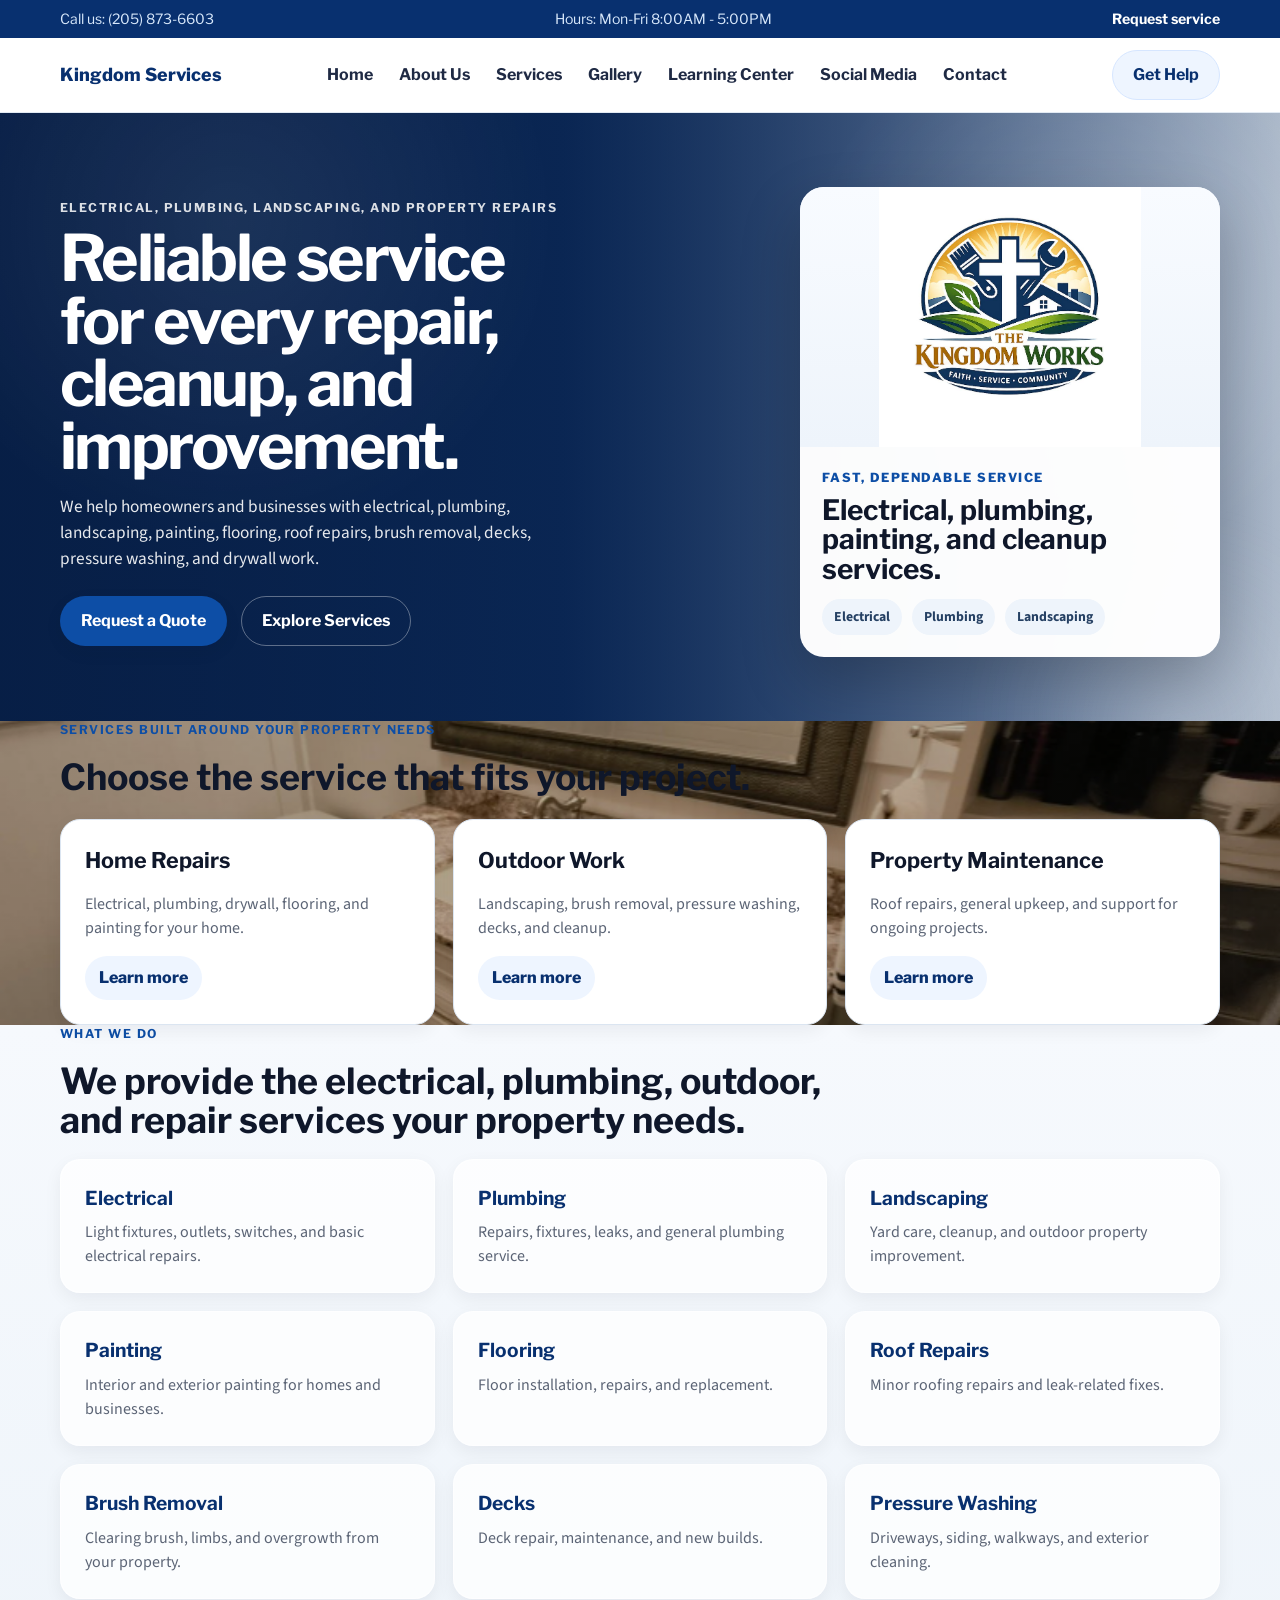
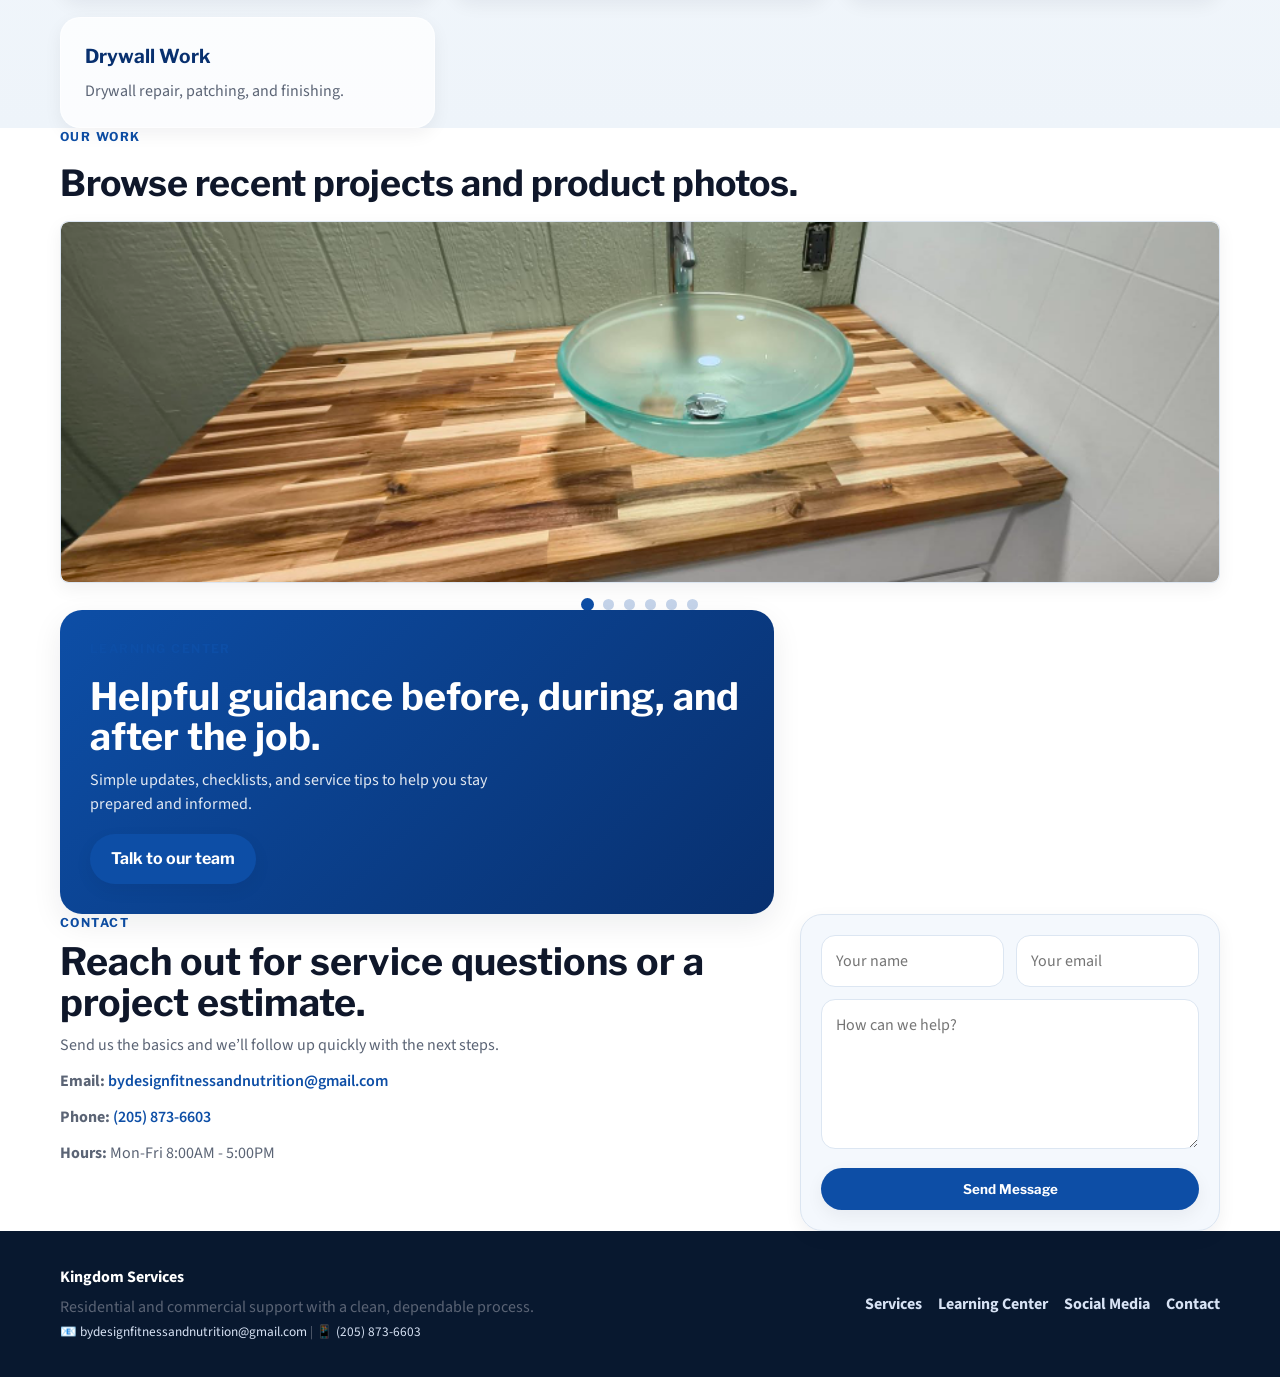
<file: index.html>
<!DOCTYPE html>
<html lang="en">
<head>
    <meta charset="UTF-8">
    <meta name="viewport" content="width=device-width, initial-scale=1.0">
    <meta name="description" content="Kingdom Services - Professional services you can trust">
    <title>Kingdom Services | Professional Services</title>
    <link rel="icon" href="favicon.svg" type="image/svg+xml">
    <link rel="icon" href="Kingdom%20Services.png" type="image/png">
    <link rel="apple-touch-icon" href="Kingdom%20Services.png">
    <link rel="stylesheet" href="styles.css">
</head>
<body>
    <div class="topbar">
        <div class="container topbar-inner">
            <span>Call us: (205) 873-6603</span>
            <span>Hours: Mon-Fri 8:00AM - 5:00PM</span>
            <a href="#contact">Request service</a>
        </div>
    </div>

    <nav class="navbar">
        <div class="container nav-inner">
            <a class="logo" href="#home">Kingdom Services</a>
            <ul class="nav-menu">
                <li><a href="#home">Home</a></li>
                <li><a href="about.html#meet-our-board">About Us</a></li>
                <li><a href="#residents">Services</a></li>
                <li><a href="#gallery">Gallery</a></li>
                <li><a href="#learning">Learning Center</a></li>
                <li><a href="social-media.html">Social Media</a></li>
                <li><a href="#contact">Contact</a></li>
            </ul>
            <div class="nav-actions">
                <a href="#contact" class="btn btn-ghost">Get Help</a>
                <div class="hamburger" aria-label="Toggle navigation" role="button">
                    <span></span>
                    <span></span>
                    <span></span>
                </div>
            </div>
        </div>
    </nav>

    <header id="home" class="hero">
        <div class="container hero-grid">
            <div class="hero-left">
                <p class="eyebrow">Electrical, plumbing, landscaping, and property repairs</p>
                <h1>Reliable service for every repair, cleanup, and improvement.</h1>
                <p class="lead">We help homeowners and businesses with electrical, plumbing, landscaping, painting, flooring, roof repairs, brush removal, decks, pressure washing, and drywall work.</p>
                <div class="hero-ctas">
                    <a href="#contact" class="btn btn-primary">Request a Quote</a>
                    <a href="#residents" class="btn btn-outline">Explore Services</a>
                </div>
            </div>
            <div class="hero-right">
                <div class="hero-panel">
                    <img src="Kingdom%20Services.png" alt="Kingdom Services" class="hero-panel-image">
                    <div class="hero-panel-body">
                        <p class="panel-kicker">Fast, dependable service</p>
                        <h2>Electrical, plumbing, painting, and cleanup services.</h2>
                        <div class="panel-tags">
                            <span>Electrical</span>
                            <span>Plumbing</span>
                            <span>Landscaping</span>
                        </div>
                    </div>
                </div>
            </div>
        </div>
    </header>

    <main>
        <section id="residents" class="quick-links">
            <div class="container">
                <div class="section-heading">
                    <p class="eyebrow dark">Services built around your property needs</p>
                    <h2>Choose the service that fits your project.</h2>
                </div>
                <div class="quick-link-grid">
                    <article class="quick-card">
                        <h3>Home Repairs</h3>
                        <p>Electrical, plumbing, drywall, flooring, and painting for your home.</p>
                        <a href="#services">Learn more</a>
                    </article>
                    <article class="quick-card">
                        <h3>Outdoor Work</h3>
                        <p>Landscaping, brush removal, pressure washing, decks, and cleanup.</p>
                        <a href="#services">Learn more</a>
                    </article>
                    <article class="quick-card">
                        <h3>Property Maintenance</h3>
                        <p>Roof repairs, general upkeep, and support for ongoing projects.</p>
                        <a href="#services">Learn more</a>
                    </article>
                </div>
            </div>
        </section>

        <section id="services" class="services accent-band">
            <div class="container">
                <div class="section-heading compact">
                    <p class="eyebrow dark">What we do</p>
                    <h2>We provide the electrical, plumbing, outdoor, and repair services your property needs.</h2>
                </div>
                <div class="services-cards">
                    <article class="service-card">
                        <h4>Electrical</h4>
                        <p>Light fixtures, outlets, switches, and basic electrical repairs.</p>
                    </article>
                    <article class="service-card">
                        <h4>Plumbing</h4>
                        <p>Repairs, fixtures, leaks, and general plumbing service.</p>
                    </article>
                    <article class="service-card">
                        <h4>Landscaping</h4>
                        <p>Yard care, cleanup, and outdoor property improvement.</p>
                    </article>
                    <article class="service-card">
                        <h4>Painting</h4>
                        <p>Interior and exterior painting for homes and businesses.</p>
                    </article>
                    <article class="service-card">
                        <h4>Flooring</h4>
                        <p>Floor installation, repairs, and replacement.</p>
                    </article>
                    <article class="service-card">
                        <h4>Roof Repairs</h4>
                        <p>Minor roofing repairs and leak-related fixes.</p>
                    </article>
                    <article class="service-card">
                        <h4>Brush Removal</h4>
                        <p>Clearing brush, limbs, and overgrowth from your property.</p>
                    </article>
                    <article class="service-card">
                        <h4>Decks</h4>
                        <p>Deck repair, maintenance, and new builds.</p>
                    </article>
                    <article class="service-card">
                        <h4>Pressure Washing</h4>
                        <p>Driveways, siding, walkways, and exterior cleaning.</p>
                    </article>
                    <article class="service-card">
                        <h4>Drywall Work</h4>
                        <p>Drywall repair, patching, and finishing.</p>
                    </article>
                </div>
            </div>
        </section>

        <section id="gallery" class="gallery">
            <div class="container">
                <div class="section-heading compact">
                    <p class="eyebrow dark">Our work</p>
                    <h2>Browse recent projects and product photos.</h2>
                </div>
                <div class="gallery-carousel" aria-label="Rotating gallery of recent projects">
                    <div class="gallery-viewport">
                        <div class="gallery-track">
                            <figure class="gallery-card">
                                <img src="Bathroom%20counter.png" alt="Bathroom counter project photo">
                            </figure>
                            <figure class="gallery-card">
                                <img src="Bathroom%20remodel.png" alt="Bathroom remodel project photo">
                            </figure>
                            <figure class="gallery-card">
                                <img src="Deck.png" alt="Deck construction project photo">
                            </figure>
                            <figure class="gallery-card">
                                <img src="Landscaping.png" alt="Landscaping project photo">
                            </figure>
                            <figure class="gallery-card">
                                <img src="Shower%20remodel.png" alt="Shower remodel project photo">
                            </figure>
                            <figure class="gallery-card">
                                <img src="Wobbly%20Box.png" alt="Storage project photo">
                            </figure>
                        </div>
                    </div>
                    <div class="gallery-dots" aria-label="Gallery slide indicators"></div>
                </div>
                </div>
            </div>
        </section>

        <section id="learning" class="learning">
            <div class="container learning-grid">
                <div class="learning-feature">
                    <p class="eyebrow dark">Learning center</p>
                    <h2>Helpful guidance before, during, and after the job.</h2>
                    <p>Simple updates, checklists, and service tips to help you stay prepared and informed.</p>
                    <a href="#contact" class="btn btn-primary">Talk to our team</a>
                </div>
                
            </div>
        </section>

        <!-- News section removed -->

        
        

        <section id="contact" class="contact">
            <div class="container contact-grid">
                <div class="contact-info">
                    <p class="eyebrow dark">Contact</p>
                    <h2>Reach out for service questions or a project estimate.</h2>
                    <p>Send us the basics and we’ll follow up quickly with the next steps.</p>
                    <div class="info-item"><strong>Email:</strong> <a href="mailto:bydesignfitnessandnutrition@gmail.com">bydesignfitnessandnutrition@gmail.com</a></div>
                    <div class="info-item"><strong>Phone:</strong> <a href="tel:+12058736603">(205) 873-6603</a></div>
                    <div class="info-item"><strong>Hours:</strong> Mon-Fri 8:00AM - 5:00PM</div>
                </div>

                <form class="contact-form" id="contactForm">
                    <div class="form-row">
                        <input type="text" id="name" name="name" placeholder="Your name" required>
                        <input type="email" id="email" name="email" placeholder="Your email" required>
                    </div>
                    <textarea id="message" name="message" rows="5" placeholder="How can we help?" required></textarea>
                    <button type="submit" class="btn btn-primary">Send Message</button>
                </form>
            </div>
        </section>
    </main>

    <footer class="footer">
        <div class="container footer-inner">
            <div>
                <strong>Kingdom Services</strong>
                <p>Residential and commercial support with a clean, dependable process.</p>
                <p><small>📧 <a href="mailto:bydesignfitnessandnutrition@gmail.com">bydesignfitnessandnutrition@gmail.com</a> | 📱 <a href="tel:+12058736603">(205) 873-6603</a></small></p>
            </div>
            <div class="footer-links">
                <a href="#residents">Services</a>
                <a href="#learning">Learning Center</a>
                <a href="social-media.html">Social Media</a>
                <a href="#contact">Contact</a>
            </div>
        </div>
    </footer>

    <script src="script.js"></script>
</body>
</html>
</file>
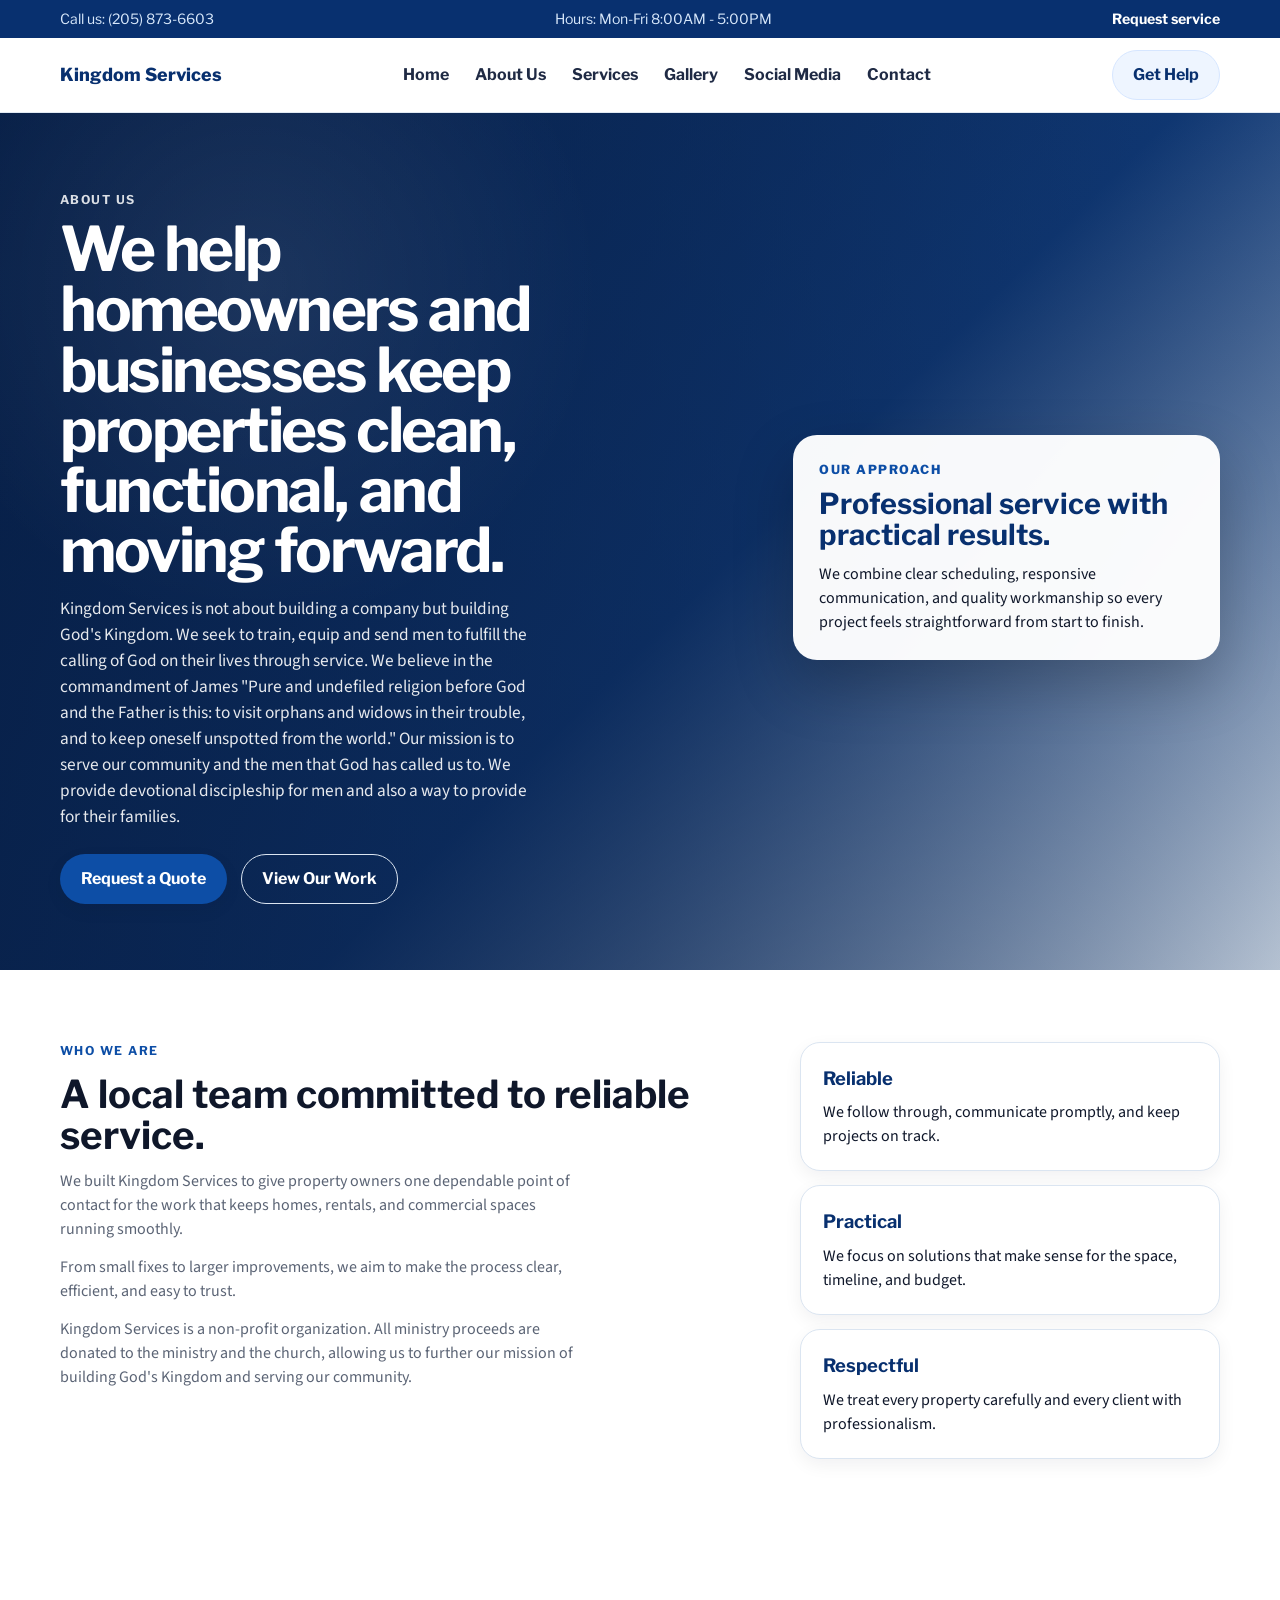
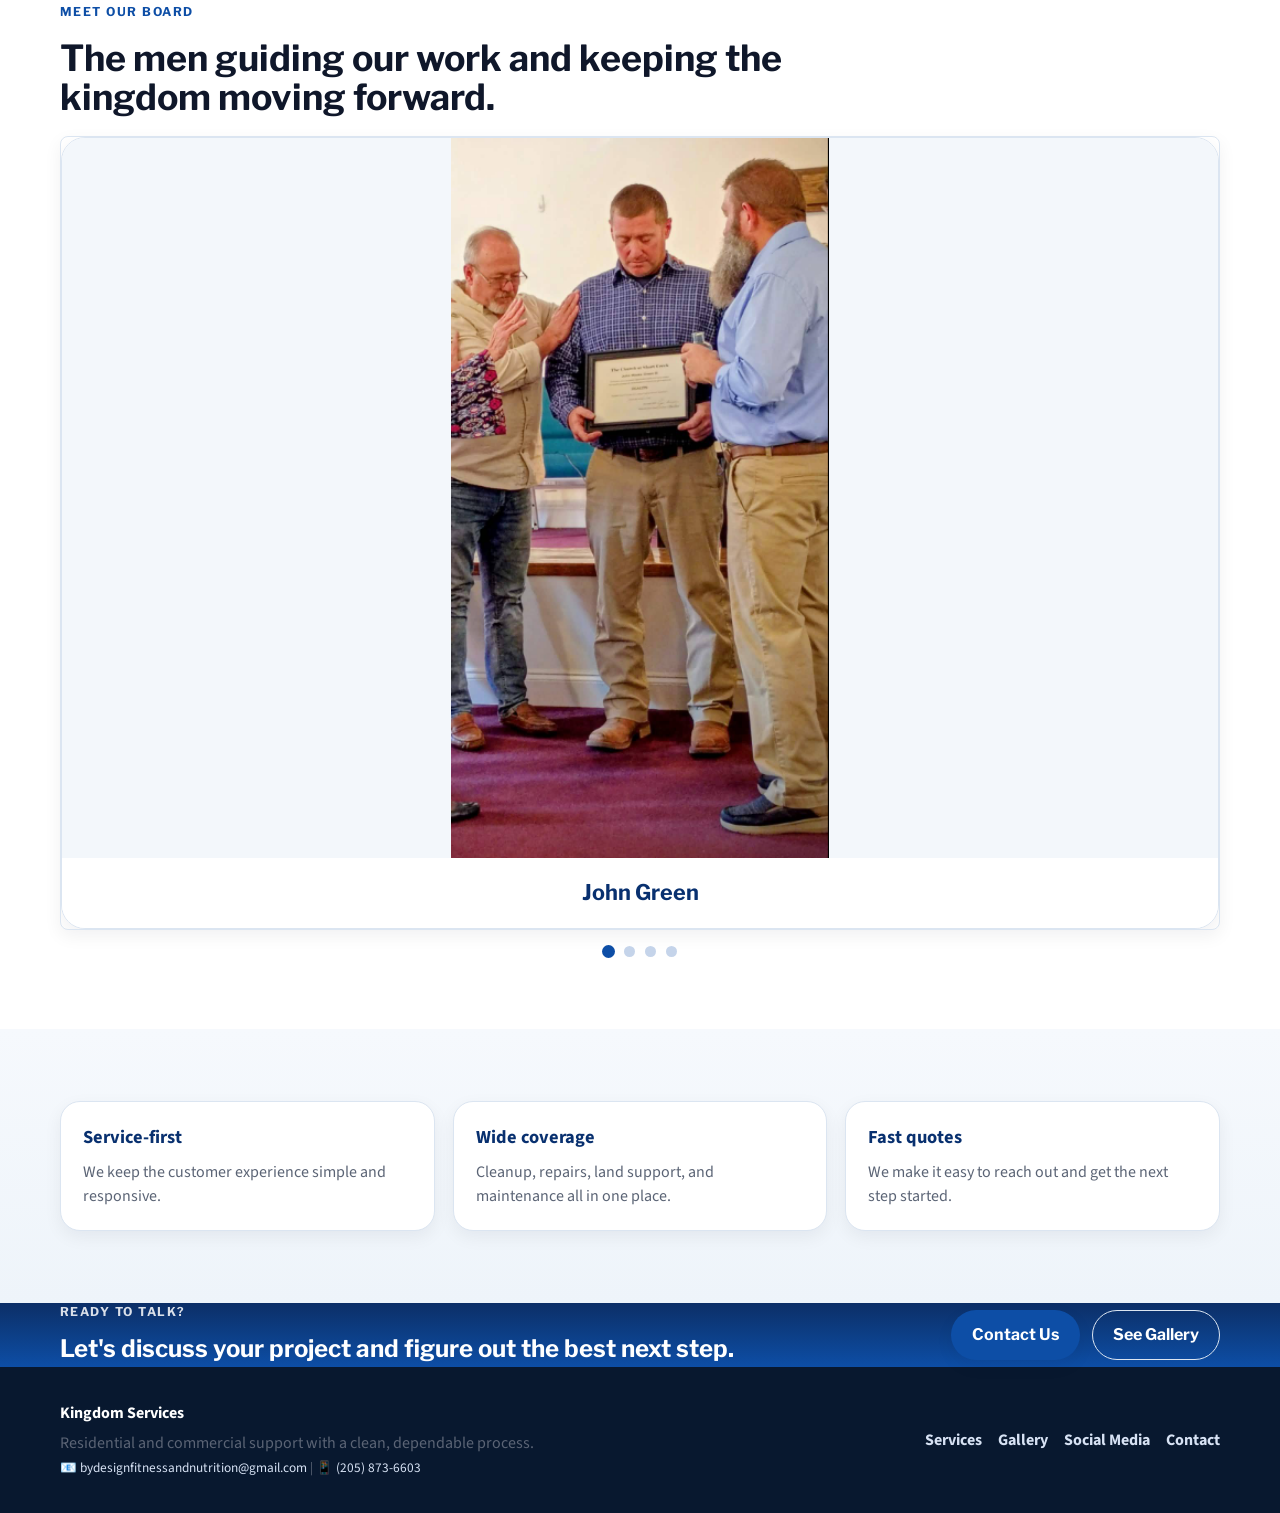
<file: about.html>
<!DOCTYPE html>
<html lang="en">
<head>
    <meta charset="UTF-8">
    <meta name="viewport" content="width=device-width, initial-scale=1.0">
    <meta name="description" content="About Kingdom Services and our approach to professional property support.">
    <title>About Us | Kingdom Services</title>
    <link rel="icon" href="favicon.svg" type="image/svg+xml">
    <link rel="icon" href="Kingdom%20Services.png" type="image/png">
    <link rel="apple-touch-icon" href="Kingdom%20Services.png">
    <link rel="stylesheet" href="styles.css">
</head>
<body class="about-page">
    <div class="topbar">
        <div class="container topbar-inner">
            <span>Call us: (205) 873-6603</span>
            <span>Hours: Mon-Fri 8:00AM - 5:00PM</span>
            <a href="index.html#contact">Request service</a>
        </div>
    </div>

    <nav class="navbar">
        <div class="container nav-inner">
            <a class="logo" href="index.html">Kingdom Services</a>
            <ul class="nav-menu">
                <li><a href="index.html">Home</a></li>
                <li><a href="about.html#meet-our-board">About Us</a></li>
                <li><a href="index.html#residents">Services</a></li>
                <li><a href="index.html#gallery">Gallery</a></li>
                <li><a href="social-media.html">Social Media</a></li>
                <li><a href="index.html#contact">Contact</a></li>
            </ul>
            <div class="nav-actions">
                <a href="index.html#contact" class="btn btn-ghost">Get Help</a>
                <div class="hamburger" aria-label="Toggle navigation" role="button">
                    <span></span>
                    <span></span>
                    <span></span>
                </div>
            </div>
        </div>
    </nav>

    <header class="page-hero">
        <div class="container page-hero-grid">
            <div>
                <p class="eyebrow">About us</p>
                <h1>We help homeowners and businesses keep properties clean, functional, and moving forward.</h1>
                <p class="lead dark-lead">Kingdom Services is not about building a company but building God's Kingdom. We seek to train, equip and send men to fulfill the calling of God on their lives through service. We believe in the commandment of James "Pure and undefiled religion before God and the Father is this: to visit orphans and widows in their trouble, and to keep oneself unspotted from the world." Our mission is to serve our community and the men that God has called us to. We provide devotional discipleship for men and also a way to provide for their families.</p>
                <div class="hero-ctas">
                    <a href="index.html#contact" class="btn btn-primary">Request a Quote</a>
                    <a href="index.html#gallery" class="btn btn-outline dark">View Our Work</a>
                </div>
            </div>
            <div class="about-panel">
                <p class="panel-kicker">Our approach</p>
                <h2>Professional service with practical results.</h2>
                <p>We combine clear scheduling, responsive communication, and quality workmanship so every project feels straightforward from start to finish.</p>
            </div>
        </div>
    </header>

    <main>
        <section class="about-story">
            <div class="container about-grid">
                <div class="about-copy">
                    <p class="eyebrow dark">Who we are</p>
                    <h2>A local team committed to reliable service.</h2>
                    <p>We built Kingdom Services to give property owners one dependable point of contact for the work that keeps homes, rentals, and commercial spaces running smoothly.</p>
                    <p>From small fixes to larger improvements, we aim to make the process clear, efficient, and easy to trust.</p>
                    <p>Kingdom Services is a non-profit organization. All ministry proceeds are donated to the ministry and the church, allowing us to further our mission of building God's Kingdom and serving our community.</p>
                </div>
                <div class="about-values">
                    <article class="about-card">
                        <h3>Reliable</h3>
                        <p>We follow through, communicate promptly, and keep projects on track.</p>
                    </article>
                    <article class="about-card">
                        <h3>Practical</h3>
                        <p>We focus on solutions that make sense for the space, timeline, and budget.</p>
                    </article>
                    <article class="about-card">
                        <h3>Respectful</h3>
                        <p>We treat every property carefully and every client with professionalism.</p>
                    </article>
                </div>
            </div>
        </section>

        <section class="board-section">
            <div class="container">
                <div class="section-heading compact">
                    <p class="eyebrow dark">Meet our board</p>
                    <h2>The men guiding our work and keeping the kingdom moving forward.</h2>
                </div>
                <div id="meet-our-board" class="board-carousel rotating-carousel" aria-label="Meet our board rotating gallery">
                    <div class="gallery-viewport">
                        <div class="gallery-track">
                            <figure class="gallery-card board-card">
                                <img src="John%20Green.png" alt="John Green portrait">
                                <figcaption>
                                    <h3>John Green</h3>
                                </figcaption>
                            </figure>
                            <figure class="gallery-card board-card">
                                <img src="Joshua%20Smith.png" alt="Joshua Smith portrait">
                                <figcaption>
                                    <h3>Joshua Smith</h3>
                                </figcaption>
                            </figure>
                            <figure class="gallery-card board-card">
                                <img src="Ronald%20green.png" alt="Ronald Green portrait">
                                <figcaption>
                                    <h3>Ronald Green</h3>
                                </figcaption>
                            </figure>
                            <figure class="gallery-card board-card">
                                <img src="reese.png" alt="Maurice Davis portrait">
                                <figcaption>
                                    <h3>Maurice Davis</h3>
                                </figcaption>
                            </figure>
                        </div>
                    </div>
                    <div class="gallery-dots" aria-label="Board slide indicators"></div>
                </div>
            </div>
        </section>

        <section class="about-stats accent-band">
            <div class="container stats-grid">
                <article class="stat-card">
                    <strong>Service-first</strong>
                    <p>We keep the customer experience simple and responsive.</p>
                </article>
                <article class="stat-card">
                    <strong>Wide coverage</strong>
                    <p>Cleanup, repairs, land support, and maintenance all in one place.</p>
                </article>
                <article class="stat-card">
                    <strong>Fast quotes</strong>
                    <p>We make it easy to reach out and get the next step started.</p>
                </article>
            </div>
        </section>

        <section class="help-band">
            <div class="container help-grid">
                <div>
                    <p class="eyebrow">Ready to talk?</p>
                    <h2>Let's discuss your project and figure out the best next step.</h2>
                </div>
                <div class="help-actions">
                    <a href="index.html#contact" class="btn btn-primary">Contact Us</a>
                    <a href="index.html#gallery" class="btn btn-outline dark">See Gallery</a>
                </div>
            </div>
        </section>
    </main>

    <footer class="footer">
        <div class="container footer-inner">
            <div>
                <strong>Kingdom Services</strong>
                <p>Residential and commercial support with a clean, dependable process.</p>
                <p><small>📧 <a href="mailto:bydesignfitnessandnutrition@gmail.com">bydesignfitnessandnutrition@gmail.com</a> | 📱 <a href="tel:+12058736603">(205) 873-6603</a></small></p>
            </div>
            <div class="footer-links">
                <a href="index.html#residents">Services</a>
                <a href="index.html#gallery">Gallery</a>
                <a href="social-media.html">Social Media</a>
                <a href="index.html#contact">Contact</a>
            </div>
        </div>
    </footer>

    <script src="script.js"></script>
</body>
</html>
</file>
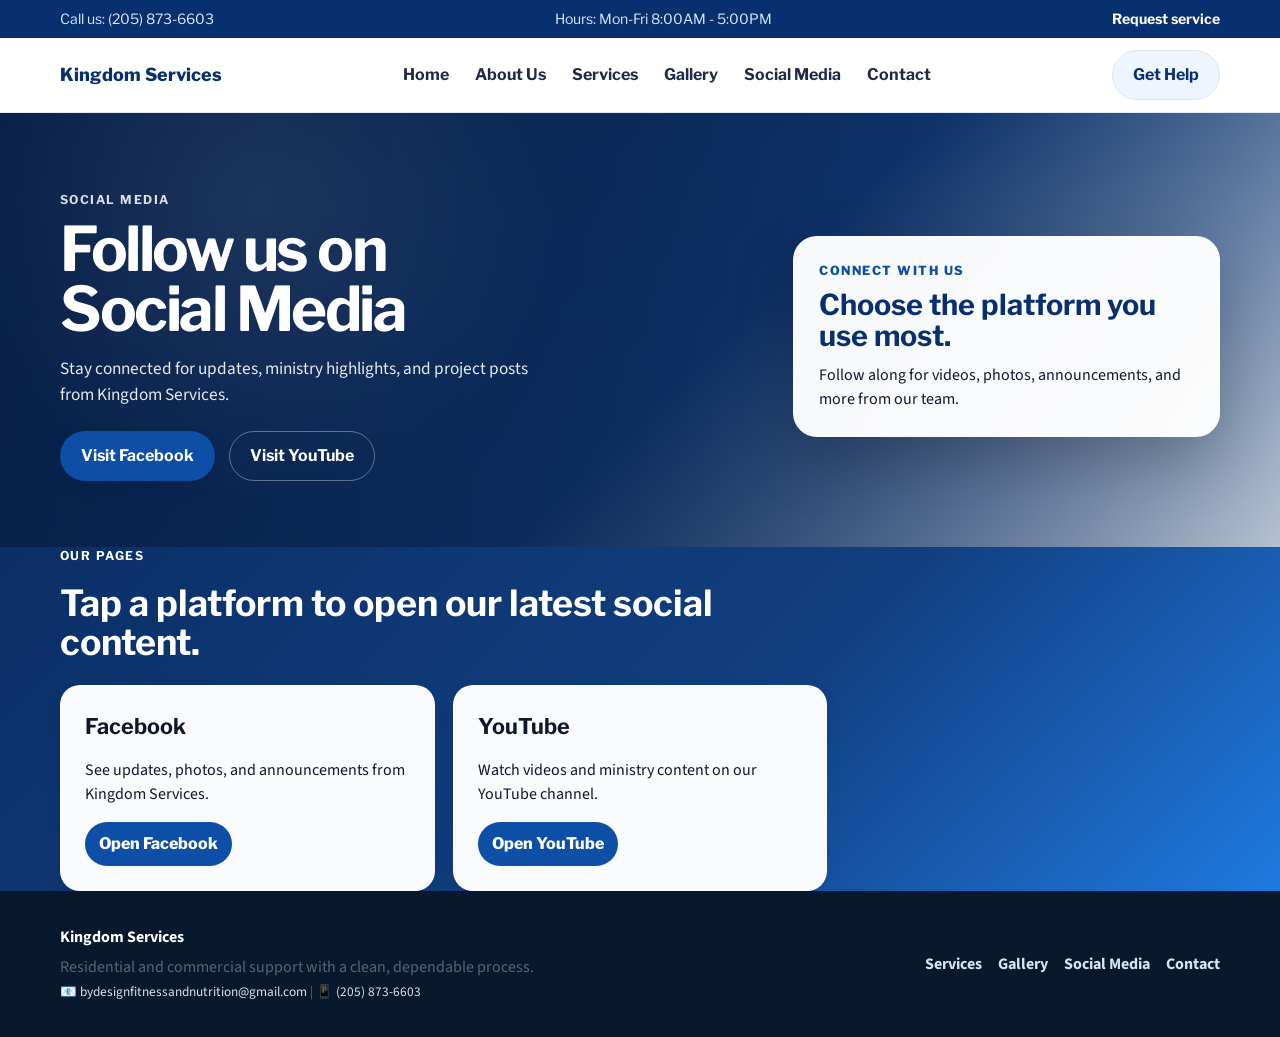
<file: social-media.html>
<!DOCTYPE html>
<html lang="en">
<head>
    <meta charset="UTF-8">
    <meta name="viewport" content="width=device-width, initial-scale=1.0">
    <meta name="description" content="Follow Kingdom Services on social media.">
    <title>Social Media | Kingdom Services</title>
    <link rel="icon" href="favicon.svg" type="image/svg+xml">
    <link rel="icon" href="Kingdom%20Services.png" type="image/png">
    <link rel="apple-touch-icon" href="Kingdom%20Services.png">
    <link rel="stylesheet" href="styles.css">
</head>
<body>
    <div class="topbar">
        <div class="container topbar-inner">
            <span>Call us: (205) 873-6603</span>
            <span>Hours: Mon-Fri 8:00AM - 5:00PM</span>
            <a href="index.html#contact">Request service</a>
        </div>
    </div>

    <nav class="navbar">
        <div class="container nav-inner">
            <a class="logo" href="index.html">Kingdom Services</a>
            <ul class="nav-menu">
                <li><a href="index.html">Home</a></li>
                <li><a href="about.html#meet-our-board">About Us</a></li>
                <li><a href="index.html#residents">Services</a></li>
                <li><a href="index.html#gallery">Gallery</a></li>
                <li><a href="social-media.html">Social Media</a></li>
                <li><a href="index.html#contact">Contact</a></li>
            </ul>
            <div class="nav-actions">
                <a href="index.html#contact" class="btn btn-ghost">Get Help</a>
                <div class="hamburger" aria-label="Toggle navigation" role="button">
                    <span></span>
                    <span></span>
                    <span></span>
                </div>
            </div>
        </div>
    </nav>

    <header class="page-hero">
        <div class="container page-hero-grid">
            <div>
                <p class="eyebrow">Social media</p>
                <h1>Follow us on Social Media</h1>
                <p class="lead dark-lead">Stay connected for updates, ministry highlights, and project posts from Kingdom Services.</p>
                <div class="hero-ctas">
                    <a href="https://www.facebook.com/profile.php?id=61585632146106" class="btn btn-primary" target="_blank" rel="noopener noreferrer">Visit Facebook</a>
                    <a href="https://www.youtube.com/@pastorronaldgreen2766" class="btn btn-outline" target="_blank" rel="noopener noreferrer">Visit YouTube</a>
                </div>
            </div>
            <div class="about-panel">
                <p class="panel-kicker">Connect with us</p>
                <h2>Choose the platform you use most.</h2>
                <p>Follow along for videos, photos, announcements, and more from our team.</p>
            </div>
        </div>
    </header>

    <main>
        <section class="quick-links social-pages-section">
            <div class="container">
                <div class="section-heading">
                    <p class="eyebrow dark">Our pages</p>
                    <h2>Tap a platform to open our latest social content.</h2>
                </div>
                <div class="quick-link-grid">
                    <article class="quick-card">
                        <h3>Facebook</h3>
                        <p>See updates, photos, and announcements from Kingdom Services.</p>
                        <a href="https://www.facebook.com/profile.php?id=61585632146106" target="_blank" rel="noopener noreferrer">Open Facebook</a>
                    </article>
                    <article class="quick-card">
                        <h3>YouTube</h3>
                        <p>Watch videos and ministry content on our YouTube channel.</p>
                        <a href="https://www.youtube.com/@pastorronaldgreen2766" target="_blank" rel="noopener noreferrer">Open YouTube</a>
                    </article>
                </div>
            </div>
        </section>
    </main>

    <footer class="footer">
        <div class="container footer-inner">
            <div>
                <strong>Kingdom Services</strong>
                <p>Residential and commercial support with a clean, dependable process.</p>
                <p><small>📧 <a href="mailto:bydesignfitnessandnutrition@gmail.com">bydesignfitnessandnutrition@gmail.com</a> | 📱 <a href="tel:+12058736603">(205) 873-6603</a></small></p>
            </div>
            <div class="footer-links">
                <a href="index.html#residents">Services</a>
                <a href="index.html#gallery">Gallery</a>
                <a href="social-media.html">Social Media</a>
                <a href="index.html#contact">Contact</a>
            </div>
        </div>
    </footer>

    <script src="script.js"></script>
</body>
</html>
</file>
<file: styles.css>
@import url('https://fonts.googleapis.com/css2?family=Libre+Franklin:wght@400;500;600;700;800&family=Source+Sans+3:wght@400;500;600;700;800&display=swap');

* {
  margin: 0;
  padding: 0;
  box-sizing: border-box;
}

:root {
  --primary-color: #0d4ea6;
  --primary-dark: #08306f;
  --accent: #1f7ae0;
  --bg: #ffffff;
  --bg-soft: #f4f8fd;
  --text: #0f172a;
  --muted: #5b6475;
  --line: #dbe5f1;
  --shadow: 0 10px 30px rgba(15, 23, 42, 0.08);
  --shadow-soft: 0 6px 18px rgba(15, 23, 42, 0.06);
}

html {
  scroll-behavior: smooth;
}

body {
  font-family: 'Source Sans 3', system-ui, sans-serif;
  color: var(--text);
  background: var(--bg);
  line-height: 1.5;
}

h1,
h2,
h3,
h4,
.logo,
.btn,
.nav-menu a,
.topbar,
.eyebrow,
.panel-kicker,
.tip-card span,
.news-date,
.quick-card a {
  font-family: 'Libre Franklin', 'Source Sans 3', system-ui, sans-serif;
}

img {
  max-width: 100%;
  display: block;
}

a {
  color: inherit;
}

.container {
  max-width: 1200px;
  margin: 0 auto;
  padding: 0 20px;
}

.eyebrow {
  text-transform: uppercase;
  letter-spacing: 0.12em;
  font-size: 0.76rem;
  font-weight: 700;
  color: rgba(255, 255, 255, 0.85);
  margin-bottom: 10px;
}

.eyebrow.dark {
  color: var(--primary-color);
}

.section-heading {
  display: grid;
  gap: 8px;
  margin-bottom: 22px;
}

.section-heading h2 {
  font-size: clamp(1.6rem, 2.8vw, 2.4rem);
  line-height: 1.1;
  max-width: 780px;
}

.section-heading.compact {
  margin-bottom: 18px;
}

.topbar {
  background: var(--primary-dark);
  color: #d8e8fb;
  font-size: 0.88rem;
}

.topbar-inner {
  min-height: 38px;
  display: flex;
  align-items: center;
  justify-content: space-between;
  gap: 14px;
  flex-wrap: wrap;
}

.topbar a {
  text-decoration: none;
  font-weight: 700;
  color: #fff;
}

.navbar {
  position: sticky;
  top: 0;
  z-index: 1100;
  background: rgba(255, 255, 255, 0.94);
  backdrop-filter: blur(14px);
  border-bottom: 1px solid rgba(219, 229, 241, 0.8);
}

.navbar.scrolled {
  box-shadow: var(--shadow-soft);
}

.nav-inner {
  min-height: 74px;
  display: flex;
  align-items: center;
  justify-content: space-between;
  gap: 16px;
}

.logo {
  text-decoration: none;
  font-size: 1.12rem;
  font-weight: 800;
  color: var(--primary-dark);
}

.nav-menu {
  list-style: none;
  display: flex;
  align-items: center;
  gap: 26px;
}

.nav-menu a {
  text-decoration: none;
  font-weight: 700;
  color: #1f2a44;
}

.nav-actions {
  display: flex;
  align-items: center;
  gap: 12px;
}

.hamburger {
  display: none;
  flex-direction: column;
  gap: 4px;
  padding: 8px;
  cursor: pointer;
}

.hamburger span {
  width: 22px;
  height: 2px;
  background: var(--primary-dark);
  border-radius: 2px;
}

.btn {
  display: inline-flex;
  align-items: center;
  justify-content: center;
  gap: 8px;
  text-decoration: none;
  font-weight: 700;
  border-radius: 999px;
  padding: 12px 20px;
  border: 1px solid transparent;
  transition: transform 0.18s ease, background-color 0.18s ease, color 0.18s ease, border-color 0.18s ease;
}

.btn:hover {
  transform: translateY(-1px);
}

.btn-primary {
  background: var(--primary-color);
  color: #fff;
  box-shadow: var(--shadow-soft);
}

.btn-primary:hover {
  background: var(--primary-dark);
}

.btn-outline {
  border-color: rgba(255, 255, 255, 0.35);
  color: #fff;
  background: transparent;
}

.btn-outline.dark {
  border-color: var(--line);
  color: var(--text);
}

.about-page .btn-outline.dark {
  color: #fff;
}

.btn-ghost {
  background: #eef5ff;
  color: var(--primary-dark);
  border-color: #d6e6ff;
}

.hero {
  position: relative;
  overflow: hidden;
  background: linear-gradient(90deg, #0b2f66 0%, #123f81 44%, #dbe6f2 100%);
  color: #fff;
}


.hero::before {
  content: '';
  position: absolute;
  inset: 0;
  background:
    radial-gradient(circle at 18% 18%, rgba(255, 255, 255, 0.08), transparent 28%),
    radial-gradient(circle at 84% 30%, rgba(255, 255, 255, 0.12), transparent 24%),
    linear-gradient(90deg, rgba(6, 26, 61, 0.78) 0%, rgba(6, 26, 61, 0.68) 44%, rgba(6, 26, 61, 0.22) 100%);
}

.hero::after {
  content: '';
  position: absolute;
  inset: auto -10% -38% auto;
  width: 460px;
  height: 460px;
  border-radius: 50%;
  background: radial-gradient(circle, rgba(255, 255, 255, 0.18), rgba(255, 255, 255, 0.04) 45%, transparent 68%);
  filter: blur(3px);
}

.hero-grid {
  position: relative;
  z-index: 1;
  display: grid;
  grid-template-columns: minmax(0, 1.1fr) minmax(320px, 420px);
  gap: 28px;
  align-items: center;
  padding: 74px 20px 64px;
}

.hero-left h1 {
  max-width: 10ch;
  font-size: clamp(2.4rem, 5vw, 4.7rem);
  line-height: 0.98;
  letter-spacing: -0.04em;
  margin-bottom: 16px;
}

.lead {
  max-width: 54ch;
  font-size: 1.08rem;
  color: rgba(255, 255, 255, 0.9);
  margin-bottom: 24px;
}

.hero-ctas {
  display: flex;
  gap: 14px;
  flex-wrap: wrap;
}

.hero-highlights {
  margin-top: 24px;
  display: grid;
  grid-template-columns: repeat(3, minmax(0, 1fr));
  gap: 14px;
}

.hero-highlights div {
  background: rgba(255, 255, 255, 0.08);
  border: 1px solid rgba(255, 255, 255, 0.14);
  border-radius: 16px;
  padding: 14px 14px 12px;
}

.hero-highlights strong {
  display: block;
  font-size: 1.06rem;
  margin-bottom: 4px;
}

.hero-highlights span {
  color: rgba(255, 255, 255, 0.8);
  font-size: 0.92rem;
}

.hero-panel {
  background: rgba(255, 255, 255, 0.98);
  border-radius: 24px;
  overflow: hidden;
  box-shadow: 0 24px 60px rgba(0, 0, 0, 0.22);
  color: var(--text);
}

.hero-panel-image {
  width: 100%;
  height: 260px;
  object-fit: contain;
  background: linear-gradient(180deg, #f8fbff 0%, #eef4fb 100%);
}

.hero-panel-body {
  padding: 22px;
}

.panel-kicker {
  color: var(--primary-color);
  font-size: 0.78rem;
  font-weight: 800;
  letter-spacing: 0.12em;
  text-transform: uppercase;
  margin-bottom: 8px;
}

.hero-panel-body h2 {
  font-size: 1.75rem;
  line-height: 1.06;
  margin-bottom: 14px;
}

.page-hero {
  background: linear-gradient(135deg, #0b2f66 0%, #123f81 55%, #dbe6f2 100%);
  color: #fff;
  padding: 78px 0 66px;
  position: relative;
  overflow: hidden;
}

.page-hero::before {
  content: '';
  position: absolute;
  inset: 0;
  background:
    radial-gradient(circle at 20% 20%, rgba(255, 255, 255, 0.08), transparent 28%),
    linear-gradient(90deg, rgba(6, 26, 61, 0.74) 0%, rgba(6, 26, 61, 0.5) 50%, rgba(6, 26, 61, 0.18) 100%);
}

.page-hero-grid {
  position: relative;
  z-index: 1;
  display: grid;
  grid-template-columns: minmax(0, 1.25fr) minmax(280px, 0.75fr);
  gap: 22px;
  align-items: center;
}

.page-hero h1 {
  font-size: clamp(2.3rem, 4.8vw, 4.4rem);
  line-height: 0.98;
  letter-spacing: -0.04em;
  max-width: 11ch;
  margin-bottom: 16px;
}

.dark-lead {
  color: rgba(255, 255, 255, 0.9);
}

.about-panel {
  background: rgba(255, 255, 255, 0.97);
  color: var(--text);
  border-radius: 24px;
  padding: 26px;
  box-shadow: 0 24px 60px rgba(0, 0, 0, 0.22);
}

.about-panel h2 {
  color: var(--primary-dark);
  font-size: 1.8rem;
  line-height: 1.08;
  margin-bottom: 12px;
}

.about-story,
.about-stats {
  padding: 72px 0;
}

/* Background image for the services section */
.services {
  background-image: url("Landscaping.png");
  background-size: cover;
  background-position: center center;
  background-repeat: no-repeat;
  background-color: transparent;
  color: var(--text);
}

.about-grid {
  display: grid;
  grid-template-columns: minmax(0, 1fr) minmax(320px, 420px);
  gap: 18px;
  align-items: start;
}

.about-copy p {
  color: var(--muted);
  max-width: 65ch;
  margin-bottom: 14px;
}

.about-copy h2 {
  font-size: clamp(1.8rem, 3vw, 2.5rem);
  line-height: 1.08;
  margin-bottom: 12px;
}

.about-values {
  display: grid;
  gap: 14px;
}

.about-card,
.stat-card {
  background: #fff;
  border: 1px solid var(--line);
  border-radius: 20px;
  padding: 22px;
  box-shadow: var(--shadow-soft);
}

.about-card h3,
.stat-card strong {
  color: var(--primary-dark);
  display: block;
  font-size: 1.15rem;
  margin-bottom: 8px;
}

.stats-grid {
  display: grid;
  grid-template-columns: repeat(3, minmax(0, 1fr));
  gap: 18px;
}

.stat-card p {
  color: var(--muted);
}

.panel-tags {
  display: flex;
  gap: 10px;
  flex-wrap: wrap;
}

.panel-tags span,
.news-date,
.quick-card a,
.tip-card span {
  display: inline-flex;
  align-items: center;
  justify-content: center;
  border-radius: 999px;
}

.panel-tags span {
  padding: 8px 12px;
  background: #eef4fb;
  color: #254063;
  font-weight: 700;
  font-size: 0.86rem;
}

quick-links,
services,
gallery,
learning,
help-band,
contact {
  padding: 72px 0;
}

.quick-links {
  background-image: linear-gradient(rgba(0,0,0,0.28), rgba(0,0,0,0.28)), url("Bathroom remodel.png");
  background-size: cover;
  background-position: center center;
  background-repeat: no-repeat;
}

.social-pages-section {
  background: linear-gradient(135deg, #0b2f66 0%, #123f81 58%, #1f7ae0 100%);
  color: #fff;
}

.social-pages-section .eyebrow.dark,
.social-pages-section .section-heading h2 {
  color: #fff;
}

.social-pages-section .quick-card {
  background: rgba(255, 255, 255, 0.98);
  border-color: rgba(255, 255, 255, 0.18);
}

.social-pages-section .quick-card h3,
.social-pages-section .quick-card p {
  color: var(--text);
}

.quick-link-grid,
.services-cards {
  display: grid;
  gap: 18px;
}

.quick-link-grid {
  grid-template-columns: repeat(3, minmax(0, 1fr));
}

.quick-card,
.service-card,
.tip-card {
  border-radius: 20px;
  background: #fff;
  box-shadow: var(--shadow-soft);
}

.quick-card {
  padding: 24px;
  border: 1px solid var(--line);
  min-height: 190px;
  display: flex;
  flex-direction: column;
  justify-content: space-between;
  gap: 16px;
}

.quick-card h3 {
  font-size: 1.35rem;
}

.quick-card p,
.service-card p,
.learning-feature p,
.contact-info p,
.footer-inner p {
  color: var(--muted);
}

.quick-card a {
  width: fit-content;
  background: #eef5ff;
  color: var(--primary-dark);
  font-weight: 800;
  padding: 10px 14px;
  text-decoration: none;
}

.social-pages-section .quick-card a {
  background: var(--primary-color);
  color: #fff;
}

.social-pages-section .quick-card a:hover {
  background: var(--primary-dark);
}

.accent-band {
  background: linear-gradient(180deg, #f6f9fd 0%, #eef4fa 100%);
}

.services-cards {
  grid-template-columns: repeat(3, minmax(0, 1fr));
}

.gallery {
  background: #fff;
}

.gallery-carousel {
  display: grid;
  gap: 16px;
}
.board-carousel {
  display: grid;
  gap: 16px;
}

.gallery-viewport {
  overflow: hidden;
  border: 1px solid var(--line);
  border-radius: 8px;
  box-shadow: var(--shadow-soft);
  background: #fff;
}

.gallery-track {
  display: flex;
  transition: transform 0.7s ease;
  will-change: transform;
}

.gallery-card {
  flex: 0 0 100%;
  background: #fff;
  display: block;
  min-height: 360px;
  border-radius: 8px;
  overflow: hidden;
}

.gallery-card:not(.board-card) img {
  width: 100%;
  height: 360px;
  object-fit: cover;
  background: #f3f7fb;
}

.board-card {
  border: 1px solid var(--line);
  border-radius: 24px;
  overflow: hidden;
  box-shadow: var(--shadow-soft);
}

.board-card {
  border: 1px solid var(--line);
  border-radius: 24px;
  overflow: hidden;
  box-shadow: var(--shadow-soft);
  display: flex;
  flex-direction: column;
  align-items: stretch;
  min-height: auto;
}

.board-card img {
  width: 100%;
  height: auto;
  max-height: 720px;
  object-fit: contain !important;
  background: #f3f7fb;
  display: block;
}

.board-card figcaption {
  padding: 18px 20px 20px;
  text-align: center;
  background: #fff;
}

.board-card h3 {
  color: var(--primary-dark);
  font-size: 1.35rem;
  margin: 0;
}

.board-section {
  padding: 72px 0;
  background: #fff;
}

.gallery-dots {
  display: flex;
  justify-content: center;
  gap: 10px;
  flex-wrap: wrap;
}

.gallery-dot {
  width: 11px;
  height: 11px;
  border-radius: 999px;
  border: 0;
  background: #c5d4ea;
  cursor: pointer;
  padding: 0;
}

.gallery-dot.active {
  background: var(--primary-color);
  transform: scale(1.18);
}

.gallery-grid {
  display: grid;
  grid-template-columns: repeat(3, minmax(0, 1fr));
  gap: 18px;
}

.service-card {
  padding: 24px;
  background: rgba(255,255,255,0.75);
  border: 1px solid rgba(255,255,255,0.6);
}

.service-card h4 {
  color: var(--primary-dark);
  font-size: 1.2rem;
  margin-bottom: 8px;
}

.learning-grid {
  display: grid;
  grid-template-columns: minmax(0, 1.25fr) minmax(260px, 0.75fr);
  gap: 18px;
}

.learning-feature {
  background: linear-gradient(135deg, #0d4ea6, #08306f);
  color: #fff;
  border-radius: 22px;
  padding: 30px;
  box-shadow: var(--shadow);
}

.learning-feature h2,
.tip-card h3,
.contact-info h2 {
  font-size: clamp(1.6rem, 3vw, 2.35rem);
  line-height: 1.08;
  margin-bottom: 10px;
}

.learning-feature p {
  color: rgba(255, 255, 255, 0.88);
  max-width: 54ch;
  margin-bottom: 18px;
}

.tip-card {
  background: #fff;
  border: 1px solid var(--line);
  padding: 24px;
  display: flex;
  flex-direction: column;
  justify-content: space-between;
}

.tip-card span {
  width: fit-content;
  background: #e8f2ff;
  color: var(--primary-dark);
  padding: 8px 12px;
  font-size: 0.8rem;
  font-weight: 800;
  text-transform: uppercase;
  letter-spacing: 0.08em;
  margin-bottom: 18px;
}

.news-grid { /* removed: News section deleted from markup */
  display: none;
}

.help-band {
  background: linear-gradient(180deg, #0c2f67 0%, #0d4ea6 100%);
  color: #fff;
}

.help-grid {
  display: grid;
  grid-template-columns: minmax(0, 1fr) auto;
  gap: 18px;
  align-items: center;
}

.help-actions {
  display: flex;
  gap: 12px;
  flex-wrap: wrap;
}

.payment {
  background: linear-gradient(135deg, #0d4ea6 0%, #1f7ae0 100%);
  color: #fff;
  padding: 60px 0;
  text-align: center;
}

.payment-inner {
  display: flex;
  flex-direction: column;
  align-items: center;
  gap: 16px;
}

.payment-inner h2 {
  font-size: 2rem;
  font-weight: 700;
  max-width: 500px;
}

.payment-inner p {
  max-width: 500px;
  color: rgba(255, 255, 255, 0.9);
}

.btn-large {
  padding: 16px 32px !important;
  font-size: 1.1rem;
  border-radius: 12px;
  display: inline-block;
}

.payment-note {
  font-size: 0.9rem;
  color: rgba(255, 255, 255, 0.8);
  margin-top: 12px;
}

.payment-note a {
  color: #fff;
  text-decoration: underline;
}

.payment-note a:hover {
  opacity: 0.8;
}

.contact {
  background: #fff;
}

.contact-grid {
  display: grid;
  grid-template-columns: minmax(0, 1fr) minmax(320px, 420px);
  gap: 20px;
  align-items: start;
}

.contact-info {
  padding-right: 20px;
}

.contact-info .info-item {
  margin-top: 12px;
  color: var(--muted);
}

.contact-info .info-item a {
  color: var(--primary-color);
  text-decoration: none;
  font-weight: 600;
}

.contact-info .info-item a:hover {
  color: var(--accent);
  text-decoration: underline;
}

.gallery-card,
.quick-card,
.service-card,
.tip-card {
  transition: transform 0.2s ease, box-shadow 0.2s ease;
}

.gallery-card:hover,
.quick-card:hover,
.service-card:hover,
.tip-card:hover {
  transform: translateY(-3px);
  box-shadow: 0 14px 34px rgba(15, 23, 42, 0.11);
}

.contact-form {
  background: var(--bg-soft);
  border: 1px solid var(--line);
  border-radius: 22px;
  padding: 20px;
  box-shadow: var(--shadow-soft);
}

.form-row {
  display: grid;
  grid-template-columns: repeat(2, minmax(0, 1fr));
  gap: 12px;
  margin-bottom: 12px;
}

.contact-form input,
.contact-form textarea {
  width: 100%;
  border: 1px solid #dce6f2;
  background: #fff;
  color: var(--text);
  border-radius: 14px;
  padding: 13px 14px;
  font: inherit;
}

.contact-form textarea {
  resize: vertical;
  min-height: 150px;
}

.contact-form button {
  width: 100%;
  margin-top: 12px;
}

.footer {
  background: #08182f;
  color: #d7e2f4;
  padding: 34px 0;
}

.footer-inner {
  display: flex;
  align-items: center;
  justify-content: space-between;
  gap: 18px;
  flex-wrap: wrap;
}

.footer-inner strong {
  display: block;
  color: #fff;
  margin-bottom: 6px;
}

.footer-links {
  display: flex;
  gap: 16px;
  flex-wrap: wrap;
}

.footer-links a {
  color: #d7e2f4;
  text-decoration: none;
  font-weight: 700;
}

.footer-links a:hover {
  color: #fff;
}

.footer a {
  color: #d7e2f4;
  text-decoration: none;
}

.footer a:hover {
  color: #fff;
  text-decoration: underline;
}

.pre-reveal {
  opacity: 0;
  transform: translateY(16px);
}

.in-view {
  opacity: 1;
  transform: translateY(0);
  transition: opacity 0.55s ease, transform 0.55s ease;
}

@media (max-width: 1024px) {
  .hero-grid,
  .learning-grid,
  .contact-grid,
  .page-hero-grid,
  .about-grid {
    grid-template-columns: 1fr;
  }

  .quick-link-grid,
  .services-cards,
  .gallery-grid,
  .stats-grid {
    grid-template-columns: 1fr 1fr;
  }

  .hero-left h1 {
    max-width: 12ch;
  }

  .board-card img {
    max-height: 520px;
  }
}

@media (max-width: 720px) {
  .topbar-inner,
  .footer-inner,
  .help-grid {
    grid-template-columns: 1fr;
    display: grid;
  }

  .nav-menu {
    display: none;
    position: absolute;
    left: 20px;
    right: 20px;
    top: 100%;
    background: #fff;
    border: 1px solid var(--line);
    border-radius: 18px;
    padding: 14px;
    flex-direction: column;
    gap: 12px;
    box-shadow: var(--shadow);
  }

  .nav-menu.active {
    display: flex;
  }

  .hamburger {
    display: flex;
  }

  .nav-actions .btn-ghost {
    display: none;
  }

  .hero {
    background-position: center top;
  }

  .hero-grid {
    padding-top: 58px;
    padding-bottom: 52px;
  }

  .hero-highlights,
  .quick-link-grid,
  .services-cards,
  .form-row {
    grid-template-columns: 1fr;
  }

  .stats-grid {
    grid-template-columns: 1fr;
  }

  .hero-highlights {
    gap: 10px;
  }

  .hero-panel-image {
    height: 220px;
  }

  .page-hero {
    padding-top: 60px;
    padding-bottom: 54px;
  }

  .page-hero h1 {
    max-width: none;
  }

  .board-card img {
    max-height: 420px;
  }
}
</file>
